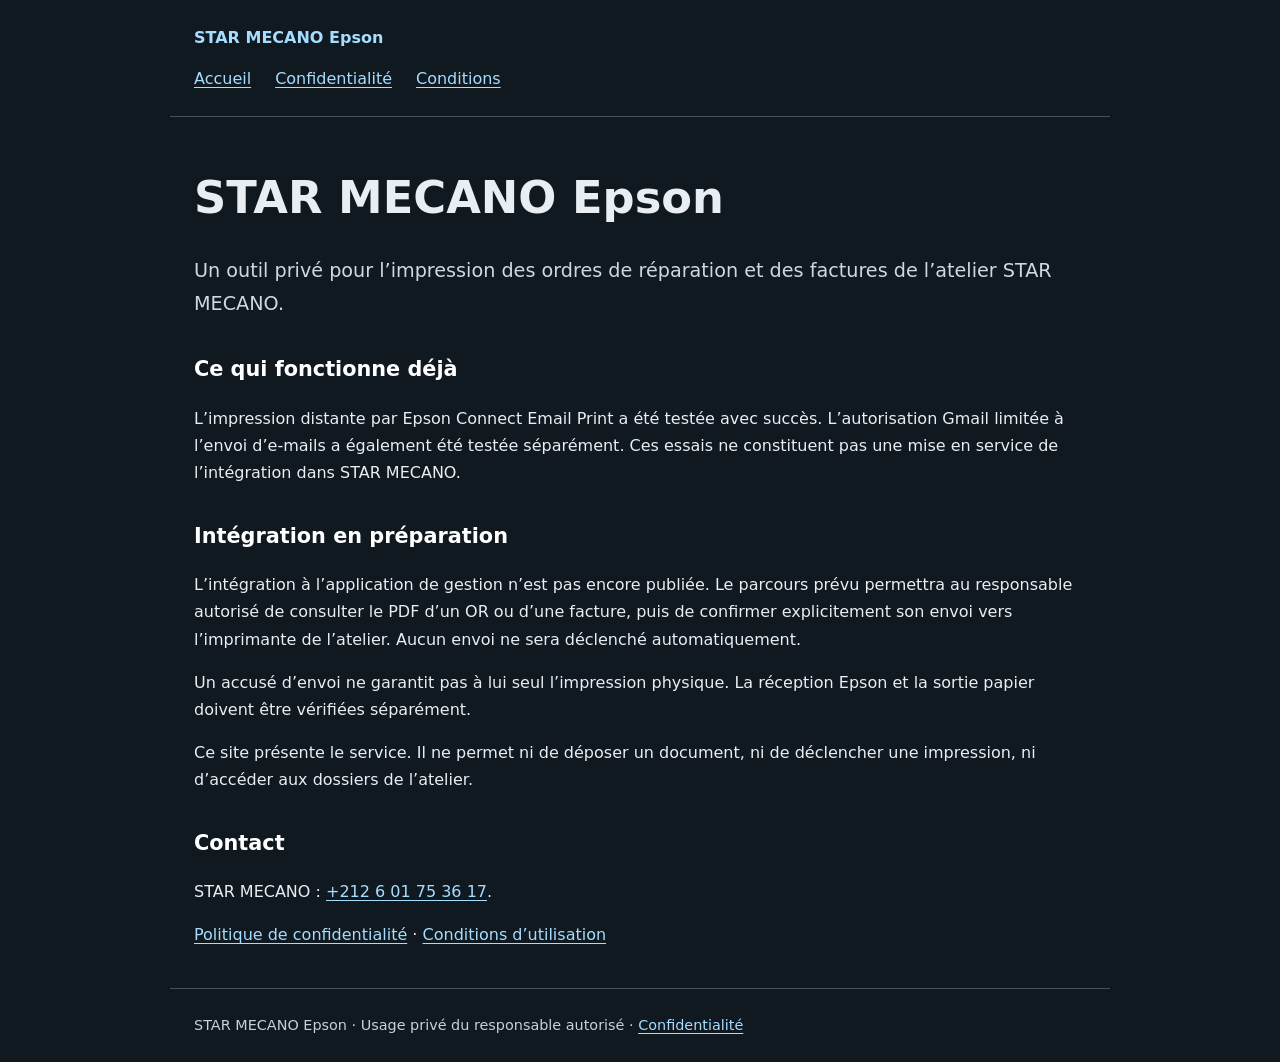
<file: index.html>
<!doctype html>
<html lang="fr"><head><meta charset="utf-8"><meta name="viewport" content="width=device-width, initial-scale=1"><meta name="referrer" content="no-referrer"><title>STAR MECANO Epson — STAR MECANO Epson</title><link rel="stylesheet" href="style.css"></head>
<body><header><a href="index.html">STAR MECANO Epson</a><nav aria-label="Navigation principale"><a href="index.html">Accueil</a><a href="confidentialite.html">Confidentialité</a><a href="conditions.html">Conditions</a></nav></header><main><h1>STAR MECANO Epson</h1>
<p class="intro">Un outil privé pour l’impression des ordres de réparation et des factures de l’atelier STAR MECANO.</p>
<h2>Ce qui fonctionne déjà</h2>
<p>L’impression distante par Epson Connect Email Print a été testée avec succès. L’autorisation Gmail limitée à l’envoi d’e-mails a également été testée séparément. Ces essais ne constituent pas une mise en service de l’intégration dans STAR MECANO.</p>
<h2>Intégration en préparation</h2>
<p>L’intégration à l’application de gestion n’est pas encore publiée. Le parcours prévu permettra au responsable autorisé de consulter le PDF d’un OR ou d’une facture, puis de confirmer explicitement son envoi vers l’imprimante de l’atelier. Aucun envoi ne sera déclenché automatiquement.</p>
<p>Un accusé d’envoi ne garantit pas à lui seul l’impression physique. La réception Epson et la sortie papier doivent être vérifiées séparément.</p>
<p>Ce site présente le service. Il ne permet ni de déposer un document, ni de déclencher une impression, ni d’accéder aux dossiers de l’atelier.</p>
<h2>Contact</h2>
<p>STAR MECANO : <a href="tel:+212601753617">+212 6 01 75 36 17</a>.</p>
<p><a href="confidentialite.html">Politique de confidentialité</a> · <a href="conditions.html">Conditions d’utilisation</a></p></main><footer>STAR MECANO Epson · Usage privé du responsable autorisé · <a href="confidentialite.html">Confidentialité</a></footer></body></html>
</file>
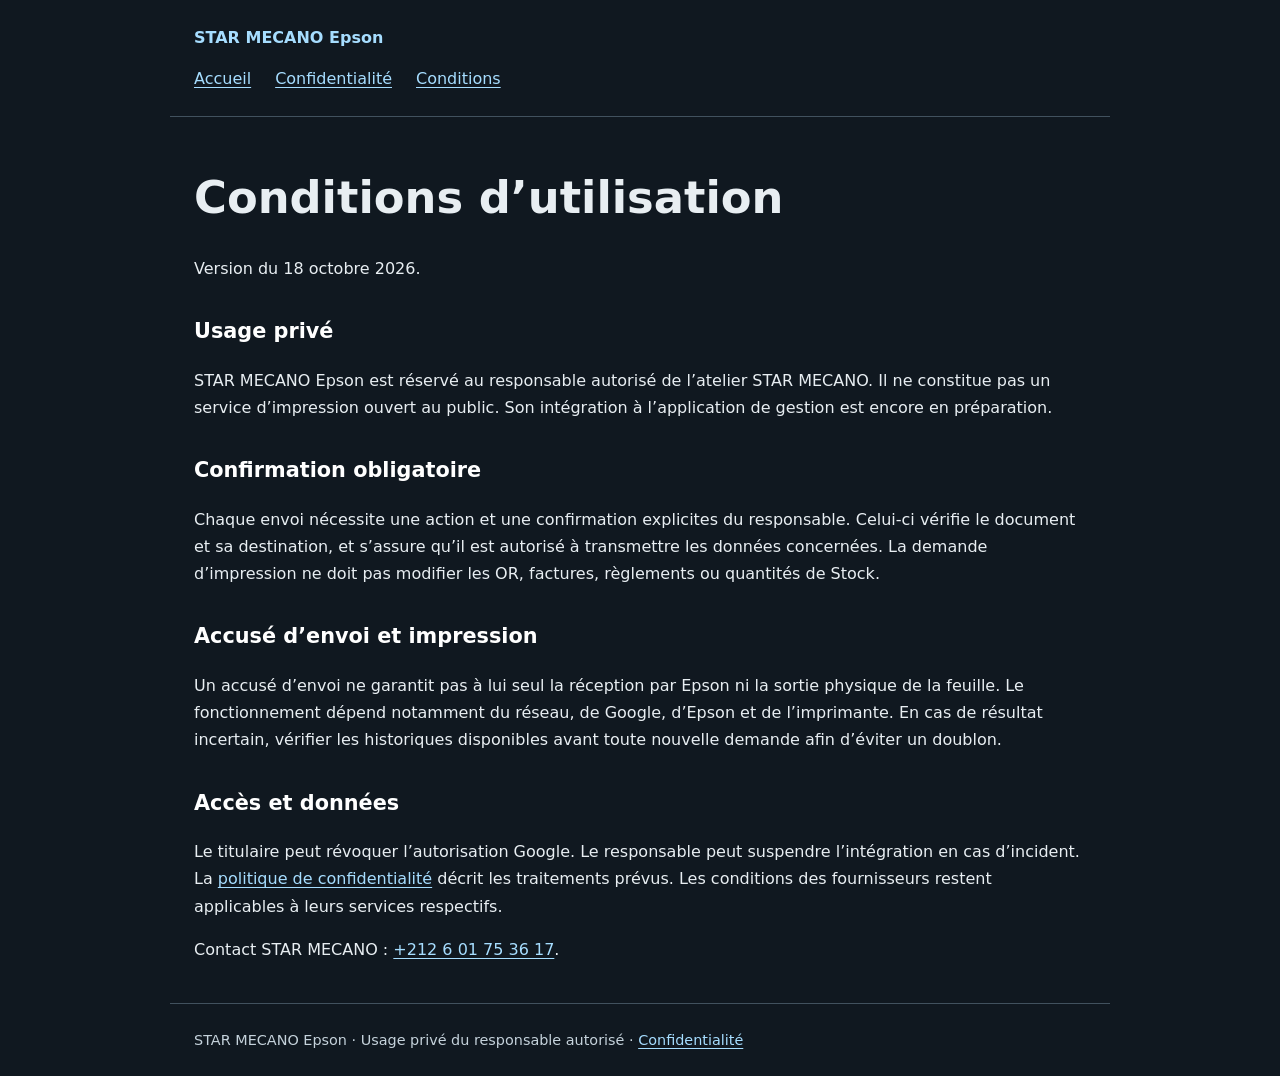
<file: conditions.html>
<!doctype html>
<html lang="fr"><head><meta charset="utf-8"><meta name="viewport" content="width=device-width, initial-scale=1"><meta name="referrer" content="no-referrer"><title>STAR MECANO Epson — Conditions d’utilisation</title><link rel="stylesheet" href="style.css"></head>
<body><header><a href="index.html">STAR MECANO Epson</a><nav aria-label="Navigation principale"><a href="index.html">Accueil</a><a href="confidentialite.html">Confidentialité</a><a href="conditions.html">Conditions</a></nav></header><main><h1>Conditions d’utilisation</h1>
<p>Version du 18 octobre 2026.</p>
<h2>Usage privé</h2>
<p>STAR MECANO Epson est réservé au responsable autorisé de l’atelier STAR MECANO. Il ne constitue pas un service d’impression ouvert au public. Son intégration à l’application de gestion est encore en préparation.</p>
<h2>Confirmation obligatoire</h2>
<p>Chaque envoi nécessite une action et une confirmation explicites du responsable. Celui-ci vérifie le document et sa destination, et s’assure qu’il est autorisé à transmettre les données concernées. La demande d’impression ne doit pas modifier les OR, factures, règlements ou quantités de Stock.</p>
<h2>Accusé d’envoi et impression</h2>
<p>Un accusé d’envoi ne garantit pas à lui seul la réception par Epson ni la sortie physique de la feuille. Le fonctionnement dépend notamment du réseau, de Google, d’Epson et de l’imprimante. En cas de résultat incertain, vérifier les historiques disponibles avant toute nouvelle demande afin d’éviter un doublon.</p>
<h2>Accès et données</h2>
<p>Le titulaire peut révoquer l’autorisation Google. Le responsable peut suspendre l’intégration en cas d’incident. La <a href="confidentialite.html">politique de confidentialité</a> décrit les traitements prévus. Les conditions des fournisseurs restent applicables à leurs services respectifs.</p>
<p>Contact STAR MECANO : <a href="tel:+212601753617">+212 6 01 75 36 17</a>.</p></main><footer>STAR MECANO Epson · Usage privé du responsable autorisé · <a href="confidentialite.html">Confidentialité</a></footer></body></html>
</file>
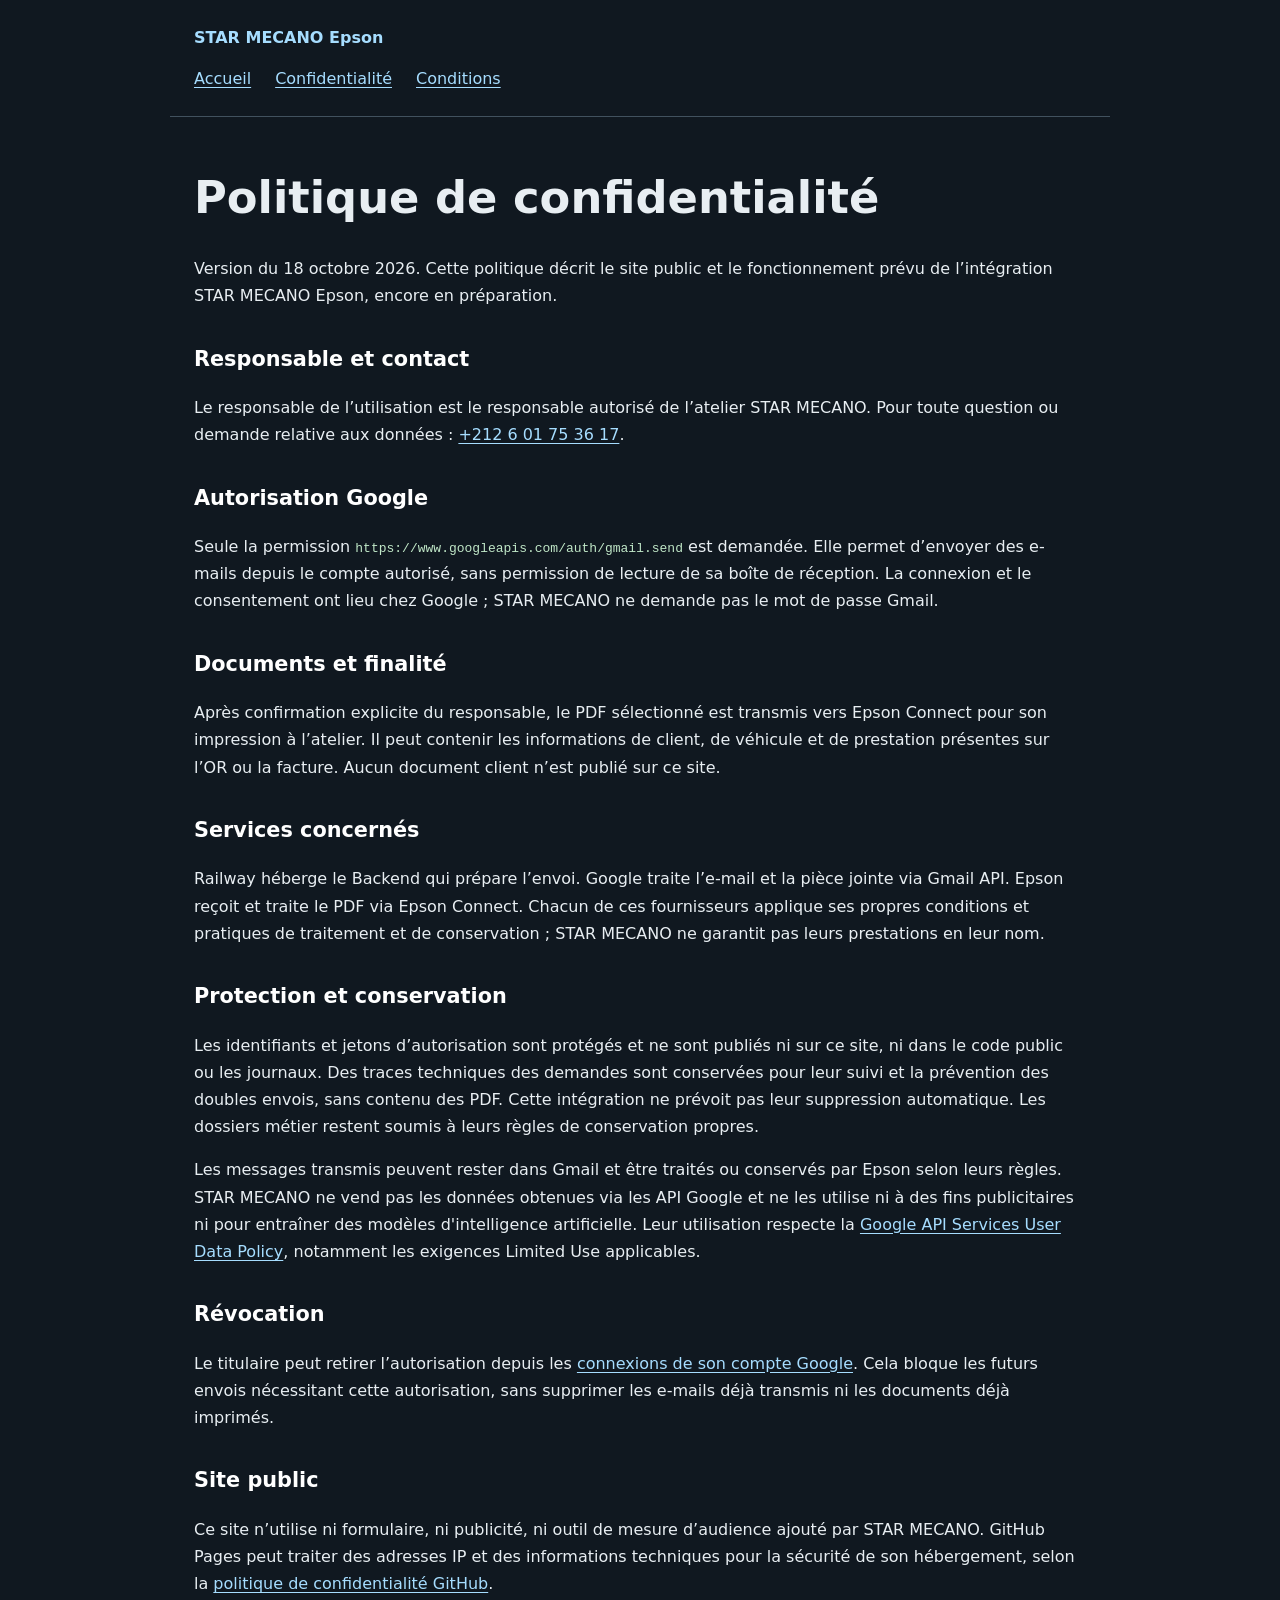
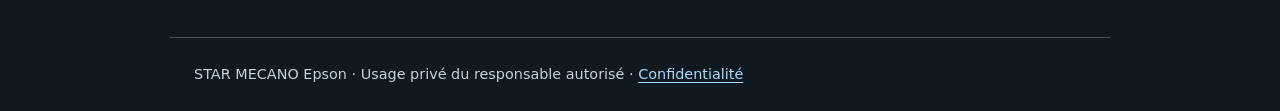
<file: confidentialite.html>
<!doctype html>
<html lang="fr"><head><meta charset="utf-8"><meta name="viewport" content="width=device-width, initial-scale=1"><meta name="referrer" content="no-referrer"><title>STAR MECANO Epson — Politique de confidentialité</title><link rel="stylesheet" href="style.css"></head>
<body><header><a href="index.html">STAR MECANO Epson</a><nav aria-label="Navigation principale"><a href="index.html">Accueil</a><a href="confidentialite.html">Confidentialité</a><a href="conditions.html">Conditions</a></nav></header><main><h1>Politique de confidentialité</h1>
<p>Version du 18 octobre 2026. Cette politique décrit le site public et le fonctionnement prévu de l’intégration STAR MECANO Epson, encore en préparation.</p>
<h2>Responsable et contact</h2>
<p>Le responsable de l’utilisation est le responsable autorisé de l’atelier STAR MECANO. Pour toute question ou demande relative aux données : <a href="tel:+212601753617">+212 6 01 75 36 17</a>.</p>
<h2>Autorisation Google</h2>
<p>Seule la permission <code>https://www.googleapis.com/auth/gmail.send</code> est demandée. Elle permet d’envoyer des e-mails depuis le compte autorisé, sans permission de lecture de sa boîte de réception. La connexion et le consentement ont lieu chez Google ; STAR MECANO ne demande pas le mot de passe Gmail.</p>
<h2>Documents et finalité</h2>
<p>Après confirmation explicite du responsable, le PDF sélectionné est transmis vers Epson Connect pour son impression à l’atelier. Il peut contenir les informations de client, de véhicule et de prestation présentes sur l’OR ou la facture. Aucun document client n’est publié sur ce site.</p>
<h2>Services concernés</h2>
<p>Railway héberge le Backend qui prépare l’envoi. Google traite l’e-mail et la pièce jointe via Gmail API. Epson reçoit et traite le PDF via Epson Connect. Chacun de ces fournisseurs applique ses propres conditions et pratiques de traitement et de conservation ; STAR MECANO ne garantit pas leurs prestations en leur nom.</p>
<h2>Protection et conservation</h2>
<p>Les identifiants et jetons d’autorisation sont protégés et ne sont publiés ni sur ce site, ni dans le code public ou les journaux. Des traces techniques des demandes sont conservées pour leur suivi et la prévention des doubles envois, sans contenu des PDF. Cette intégration ne prévoit pas leur suppression automatique. Les dossiers métier restent soumis à leurs règles de conservation propres.</p>
<p>Les messages transmis peuvent rester dans Gmail et être traités ou conservés par Epson selon leurs règles. STAR MECANO ne vend pas les données obtenues via les API Google et ne les utilise ni à des fins publicitaires ni pour entraîner des modèles d'intelligence artificielle. Leur utilisation respecte la <a href="https://developers.google.com/terms/api-services-user-data-policy">Google API Services User Data Policy</a>, notamment les exigences Limited Use applicables.</p>
<h2>Révocation</h2>
<p>Le titulaire peut retirer l’autorisation depuis les <a href="https://myaccount.google.com/connections">connexions de son compte Google</a>. Cela bloque les futurs envois nécessitant cette autorisation, sans supprimer les e-mails déjà transmis ni les documents déjà imprimés.</p>
<h2>Site public</h2>
<p>Ce site n’utilise ni formulaire, ni publicité, ni outil de mesure d’audience ajouté par STAR MECANO. GitHub Pages peut traiter des adresses IP et des informations techniques pour la sécurité de son hébergement, selon la <a href="https://docs.github.com/en/site-policy/privacy-policies/github-general-privacy-statement">politique de confidentialité GitHub</a>.</p></main><footer>STAR MECANO Epson · Usage privé du responsable autorisé · <a href="confidentialite.html">Confidentialité</a></footer></body></html>
</file>
<file: style.css>
:root{color-scheme:dark;font-family:system-ui,-apple-system,"Segoe UI",sans-serif;background:#101820;color:#e8eef2}*{box-sizing:border-box}body{margin:0;line-height:1.7}header,main,footer{max-width:940px;margin:auto;padding:24px}header{border-bottom:1px solid #41515e}header>a{font-weight:750;text-decoration:none}nav{display:flex;flex-wrap:wrap;gap:12px 24px;margin-top:14px}a{color:#a6ddff;text-underline-offset:3px}a:focus-visible{outline:3px solid #ffcf70;outline-offset:4px}h1{font-size:clamp(1.8rem,5vw,2.8rem);line-height:1.2}h2{font-size:1.3rem;margin-top:32px;color:#fff}.intro{font-size:1.2rem;color:#ccd9e2}code{overflow-wrap:anywhere;color:#c0e7c7}.action{display:inline-block;padding:12px 16px;border:1px solid #83bddf;border-radius:8px}footer{border-top:1px solid #41515e;font-size:.9rem;color:#c5d2db}@media(max-width:480px){header,main,footer{padding:18px}nav{gap:12px}h1{overflow-wrap:break-word}}
</file>
